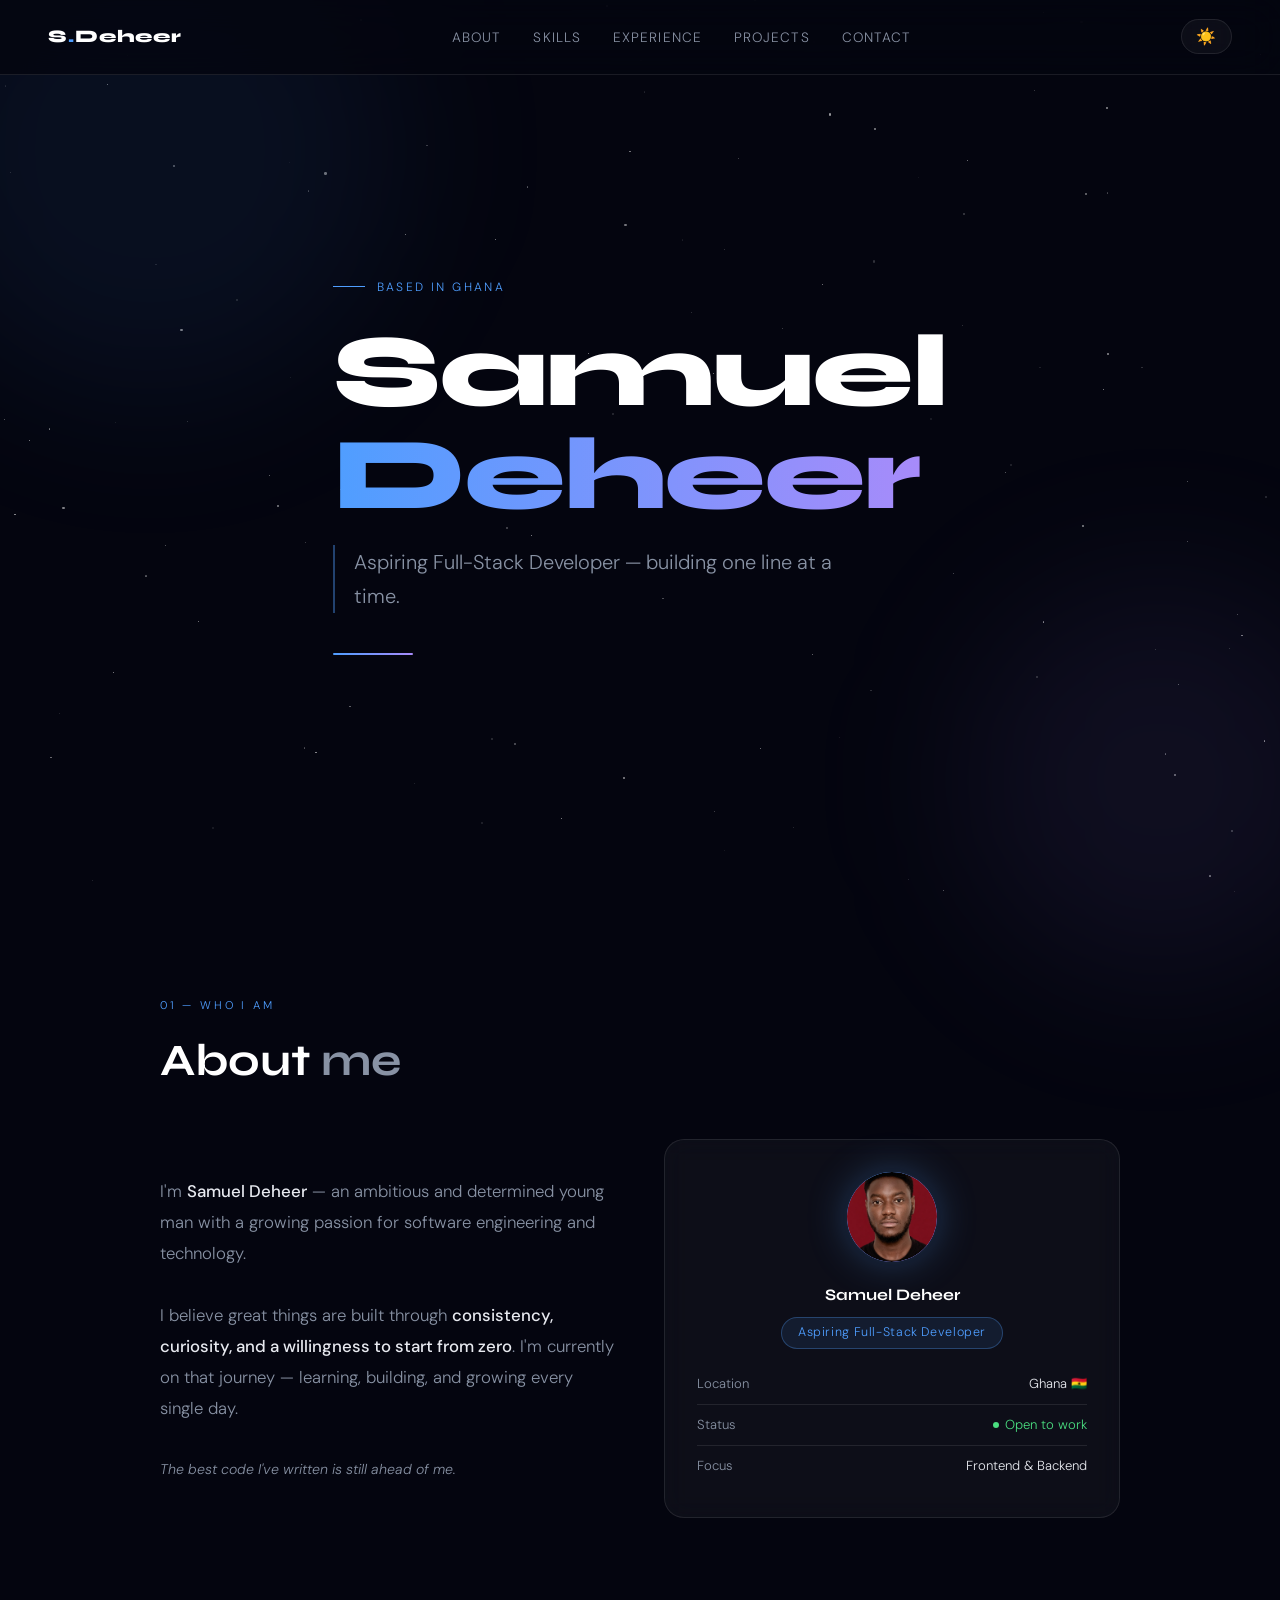
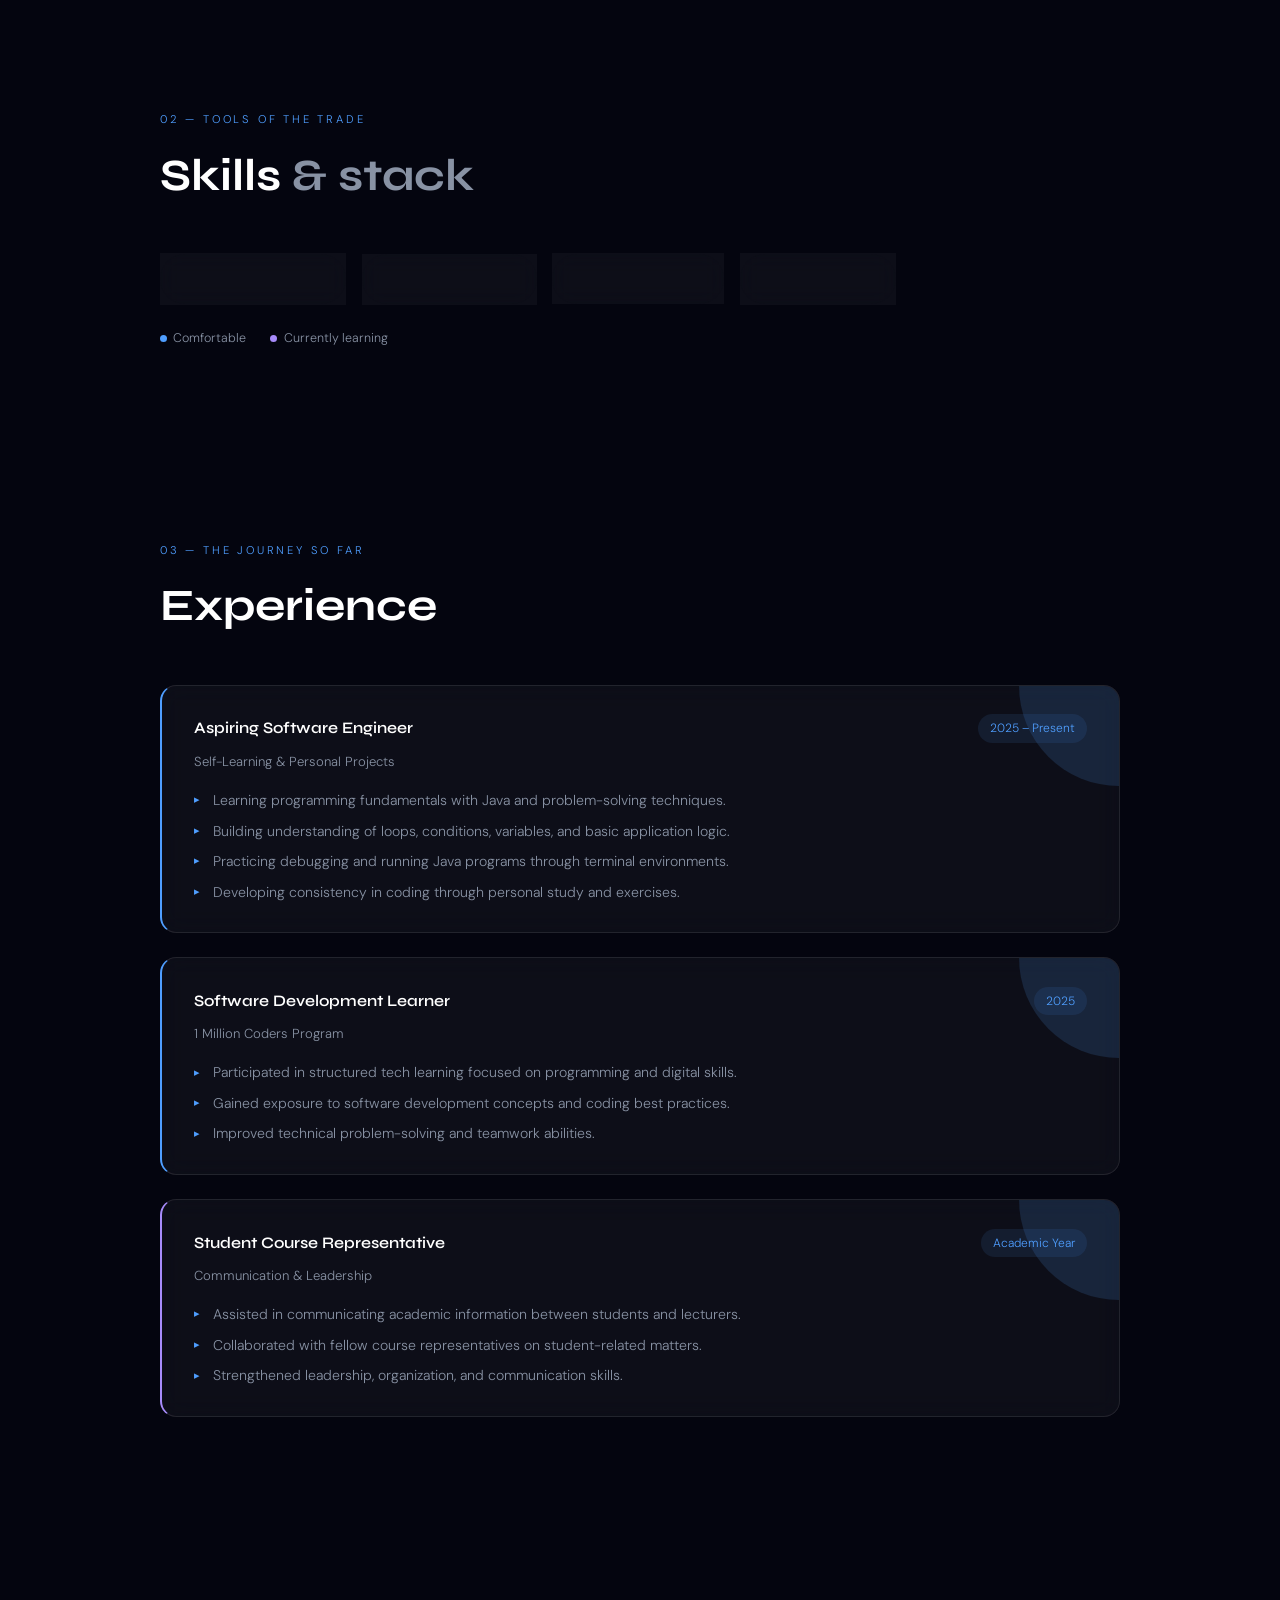
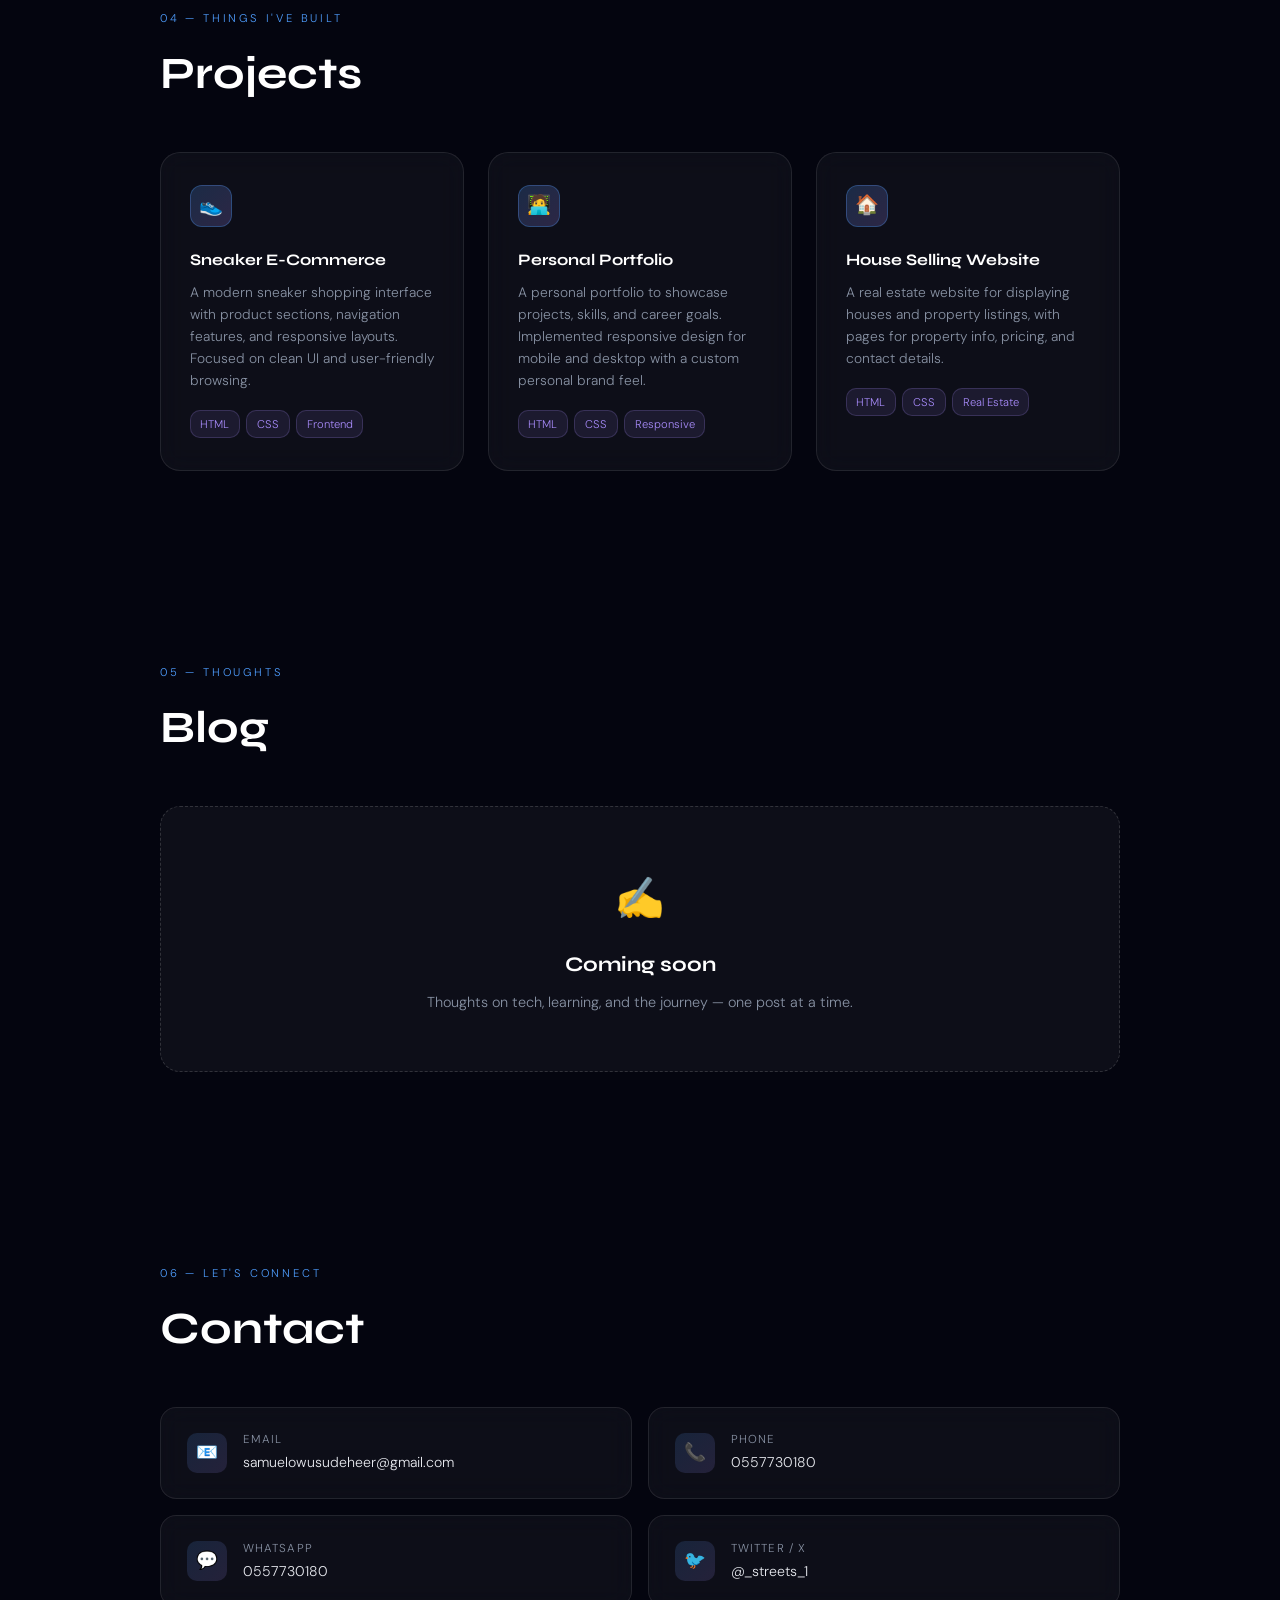
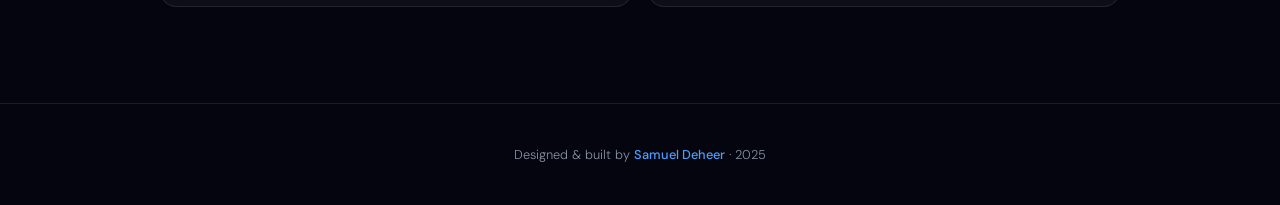
<file: Samuel Deheer.html>
<!DOCTYPE html>
<html lang="en">
<head>
  <meta charset="UTF-8" />
  <meta name="viewport" content="width=device-width, initial-scale=1.0"/>
  <title>Samuel Deheer — Portfolio</title>
  <link href="https://fonts.googleapis.com/css2?family=Syne:wght@400;600;700;800&family=DM+Sans:ital,wght@0,300;0,400;0,500;1,300&display=swap" rel="stylesheet"/>
  <style>
    * { margin: 0; padding: 0; box-sizing: border-box; }

    /* ── Dark mode (default) ── */
    :root {
      --bg: #04050f;
      --glass: rgba(255,255,255,0.04);
      --glass-border: rgba(255,255,255,0.09);
      --blue: #4f9eff;
      --purple: #a78bfa;
      --glow-blue: rgba(79,158,255,0.15);
      --glow-purple: rgba(167,139,250,0.15);
      --text: #e8eaf0;
      --muted: #8892a4;
      --accent-line: rgba(79,158,255,0.4);
      --nav-bg: rgba(4,5,15,0.8);
      --footer-border: rgba(255,255,255,0.09);
      --star-color: #fff;
    }

    /* ── Light mode ── */
    :root.light {
      --bg: #f0f4ff;
      --glass: rgba(255,255,255,0.6);
      --glass-border: rgba(79,158,255,0.18);
      --blue: #2563eb;
      --purple: #7c3aed;
      --glow-blue: rgba(37,99,235,0.10);
      --glow-purple: rgba(124,58,237,0.10);
      --text: #0f172a;
      --muted: #475569;
      --accent-line: rgba(37,99,235,0.4);
      --nav-bg: rgba(240,244,255,0.85);
      --footer-border: rgba(37,99,235,0.15);
      --star-color: #2563eb;
    }

    html { scroll-behavior: smooth; }

    body {
      background: var(--bg);
      color: var(--text);
      font-family: 'DM Sans', sans-serif;
      font-weight: 300;
      line-height: 1.7;
      overflow-x: hidden;
    }

    /* Stars */
    .stars { position: fixed; inset: 0; pointer-events: none; z-index: 0; overflow: hidden; }
    .star {
      position: absolute;
      border-radius: 50%;
      background: var(--star-color);
      animation: twinkle var(--d, 3s) ease-in-out infinite alternate;
    }
    @keyframes twinkle {
      0%   { opacity: 0.1; transform: scale(1); }
      100% { opacity: 0.8; transform: scale(1.4); }
    }

    /* Orbs */
    .orb { position: fixed; border-radius: 50%; filter: blur(80px); pointer-events: none; z-index: 0; }
    .orb-1 {
      width: 500px; height: 500px;
      background: rgba(79,158,255,0.07);
      top: -100px; left: -100px;
      animation: drift1 18s ease-in-out infinite alternate;
    }
    .orb-2 {
      width: 400px; height: 400px;
      background: rgba(167,139,250,0.07);
      bottom: -80px; right: -80px;
      animation: drift2 22s ease-in-out infinite alternate;
    }
    @keyframes drift1 { 0% { transform: translate(0,0); } 100% { transform: translate(60px,80px); } }
    @keyframes drift2 { 0% { transform: translate(0,0); } 100% { transform: translate(-60px,-60px); } }

    /* Nav */
    nav {
      position: fixed; top: 0; left: 0; right: 0; z-index: 100;
      display: flex; align-items: center; justify-content: space-between;
      padding: 1.2rem 3rem;
      background: var(--nav-bg);
      backdrop-filter: blur(20px);
      border-bottom: 0.5px solid var(--glass-border);
    }
    .nav-logo { font-family: 'Syne', sans-serif; font-weight: 800; font-size: 1.1rem; letter-spacing: 0.05em; color: #fff; }
    .nav-logo span { color: var(--blue); }
    .nav-links { display: flex; gap: 2rem; list-style: none; }
    .nav-links a { color: var(--muted); text-decoration: none; font-size: 0.85rem; letter-spacing: 0.08em; text-transform: uppercase; transition: color 0.3s; }
    .nav-links a:hover { color: var(--blue); }

    /* Sections */
    section { position: relative; z-index: 1; padding: 6rem 3rem; }
    .container { max-width: 960px; margin: 0 auto; }

    .section-tag { font-size: 0.7rem; letter-spacing: 0.25em; text-transform: uppercase; color: var(--blue); margin-bottom: 0.5rem; }
    .section-title { font-family: 'Syne', sans-serif; font-weight: 700; font-size: clamp(1.8rem,4vw,2.8rem); color: #fff; margin-bottom: 2.5rem; }
    .section-title span { color: var(--muted); }

    /* Hero */
    #hero {
      min-height: 100vh;
      display: flex; flex-direction: column; justify-content: center; align-items: flex-start;
      padding-top: 8rem;
    }
    .hero-eyebrow {
      font-size: 0.75rem; letter-spacing: 0.2em; text-transform: uppercase;
      color: var(--blue); margin-bottom: 1.5rem;
      display: flex; align-items: center; gap: 0.75rem;
    }
    .hero-eyebrow::before { content: ''; display: block; width: 32px; height: 1px; background: var(--blue); }
    .hero-name {
      font-family: 'Syne', sans-serif; font-weight: 800;
      font-size: clamp(3rem,8vw,6.5rem);
      line-height: 1.0; letter-spacing: -0.02em; color: #fff; margin-bottom: 1.2rem;
    }
    .hero-name .highlight {
      background: linear-gradient(90deg, var(--blue), var(--purple));
      -webkit-background-clip: text; -webkit-text-fill-color: transparent; background-clip: text;
    }
    .hero-tagline {
      font-size: clamp(1rem,2vw,1.25rem); color: var(--muted); font-weight: 300; max-width: 520px;
      border-left: 2px solid var(--accent-line); padding-left: 1.2rem; margin-top: 0.5rem;
    }
    .hero-line { width: 80px; height: 2px; background: linear-gradient(90deg,var(--blue),var(--purple)); margin-top: 2.5rem; border-radius: 2px; }

    /* About */
    .about-grid { display: grid; grid-template-columns: 1fr 1fr; gap: 3rem; align-items: center; }
    .about-text { font-size: 1.05rem; color: var(--muted); line-height: 1.85; }
    .about-text strong { color: var(--text); font-weight: 500; }
    .about-card {
      background: var(--glass); border: 0.5px solid var(--glass-border);
      border-radius: 20px; padding: 2rem; backdrop-filter: blur(12px); text-align: center;
    }
    .about-avatar {
      width: 90px; height: 90px; border-radius: 50%;
      background: linear-gradient(135deg, var(--blue), var(--purple));
      display: flex; align-items: center; justify-content: center;
      font-family: 'Syne', sans-serif; font-weight: 800; font-size: 1.8rem; color: #fff;
      margin: 0 auto 1.2rem;
      box-shadow: 0 0 40px rgba(79,158,255,0.3);
    }
    .about-badge {
      display: inline-block; padding: 0.3rem 1rem;
      background: rgba(79,158,255,0.1); border: 0.5px solid rgba(79,158,255,0.3);
      border-radius: 20px; font-size: 0.78rem; color: var(--blue); letter-spacing: 0.05em; margin-top: 0.5rem;
    }
    .about-info { margin-top: 1.5rem; display: flex; flex-direction: column; gap: 0.6rem; text-align: left; }
    .about-info-row { display: flex; justify-content: space-between; font-size: 0.82rem; border-bottom: 0.5px solid var(--glass-border); padding-bottom: 0.5rem; }
    .info-label { color: var(--muted); }
    .info-value { color: var(--text); }
    .status-open { color: #4ade80 !important; display: flex; align-items: center; gap: 0.4rem; }
    .status-dot { width: 6px; height: 6px; border-radius: 50%; background: #4ade80; display: inline-block; }

    /* Skills */
    .skills-grid { display: flex; flex-wrap: wrap; gap: 1rem; }
    .skill-badge {
      padding: 0.75rem 1.5rem;
      background: var(--glass); border: 0.5px solid var(--glass-border);
      border-radius: 50px; font-size: 0.9rem; color: var(--text);
      backdrop-filter: blur(10px); transition: all 0.3s ease;
      display: flex; align-items: center; gap: 0.6rem;
    }
    .skill-badge:hover { border-color: var(--blue); background: rgba(79,158,255,0.08); transform: translateY(-2px); }
    .dot { width: 7px; height: 7px; border-radius: 50%; display: inline-block; }
    .dot-pro { background: var(--blue); }
    .dot-learning { background: var(--purple); }
    .skill-level { font-size: 0.72rem; color: var(--muted); letter-spacing: 0.05em; }
    .skills-legend { margin-top: 1.5rem; display: flex; gap: 1.5rem; font-size: 0.78rem; color: var(--muted); }
    .skills-legend span { display: flex; align-items: center; gap: 0.4rem; }

    /* Experience */
    .exp-timeline { display: flex; flex-direction: column; gap: 1.5rem; }
    .exp-card {
      background: var(--glass); border: 0.5px solid var(--glass-border);
      border-left: 2px solid var(--blue); border-radius: 16px;
      padding: 1.8rem 2rem; backdrop-filter: blur(12px);
      transition: all 0.3s ease; position: relative; overflow: hidden;
    }
    .exp-card::before {
      content: ''; position: absolute; top: 0; right: 0;
      width: 200px; height: 200px; background: var(--glow-blue);
      border-radius: 50%; transform: translate(50%,-50%); pointer-events: none;
    }
    .exp-card:hover { border-left-color: var(--purple); transform: translateX(4px); }
    .exp-card:hover::before { background: var(--glow-purple); }
    .exp-card--purple { border-left-color: var(--purple); }
    .exp-header { display: flex; justify-content: space-between; align-items: flex-start; margin-bottom: 0.5rem; flex-wrap: wrap; gap: 0.5rem; }
    .exp-title { font-family: 'Syne', sans-serif; font-weight: 600; font-size: 1rem; color: #fff; }
    .exp-date { font-size: 0.75rem; color: var(--blue); background: rgba(79,158,255,0.1); padding: 0.25rem 0.75rem; border-radius: 20px; white-space: nowrap; }
    .exp-org { font-size: 0.82rem; color: var(--muted); margin-bottom: 1rem; }
    .exp-list { list-style: none; display: flex; flex-direction: column; gap: 0.5rem; }
    .exp-list li { font-size: 0.88rem; color: var(--muted); padding-left: 1.2rem; position: relative; line-height: 1.6; }
    .exp-list li::before { content: '▸'; position: absolute; left: 0; color: var(--blue); font-size: 0.7rem; top: 0.2em; }

    /* Projects */
    .projects-grid { display: grid; grid-template-columns: repeat(auto-fit,minmax(260px,1fr)); gap: 1.5rem; }
    .project-card {
      background: var(--glass); border: 0.5px solid var(--glass-border);
      border-radius: 20px; padding: 2rem 1.8rem; backdrop-filter: blur(12px);
      transition: all 0.35s ease; position: relative; overflow: hidden; cursor: default;
    }
    .project-card::after {
      content: ''; position: absolute; bottom: 0; left: 0; right: 0; height: 2px;
      background: linear-gradient(90deg,var(--blue),var(--purple));
      transform: scaleX(0); transform-origin: left; transition: transform 0.4s ease;
    }
    .project-card:hover { transform: translateY(-6px); border-color: rgba(255,255,255,0.15); }
    .project-card:hover::after { transform: scaleX(1); }
    .project-icon {
      width: 42px; height: 42px; border-radius: 12px;
      background: linear-gradient(135deg,rgba(79,158,255,0.2),rgba(167,139,250,0.2));
      border: 0.5px solid rgba(79,158,255,0.3);
      display: flex; align-items: center; justify-content: center;
      font-size: 1.2rem; margin-bottom: 1.2rem;
    }
    .project-name { font-family: 'Syne', sans-serif; font-weight: 700; font-size: 1rem; color: #fff; margin-bottom: 0.5rem; }
    .project-desc { font-size: 0.86rem; color: var(--muted); line-height: 1.6; }
    .project-tags { display: flex; flex-wrap: wrap; gap: 0.4rem; margin-top: 1.2rem; }
    .project-tag { font-size: 0.7rem; color: var(--purple); background: rgba(167,139,250,0.1); border: 0.5px solid rgba(167,139,250,0.2); padding: 0.2rem 0.6rem; border-radius: 10px; }

    /* Blog */
    .blog-placeholder { background: var(--glass); border: 0.5px dashed rgba(255,255,255,0.15); border-radius: 20px; padding: 3.5rem; text-align: center; }
    .blog-icon { font-size: 2.5rem; margin-bottom: 1rem; }
    .blog-title { font-family: 'Syne', sans-serif; font-weight: 700; font-size: 1.3rem; color: #fff; margin-bottom: 0.5rem; }
    .blog-sub { color: var(--muted); font-size: 0.9rem; }

    /* Contact */
    .contact-grid { display: grid; grid-template-columns: 1fr 1fr; gap: 1rem; }
    .contact-card {
      background: var(--glass); border: 0.5px solid var(--glass-border);
      border-radius: 16px; padding: 1.4rem 1.6rem; backdrop-filter: blur(12px);
      display: flex; align-items: center; gap: 1rem;
      text-decoration: none; color: inherit; transition: all 0.3s ease;
    }
    .contact-card:hover { border-color: var(--blue); background: rgba(79,158,255,0.07); transform: translateY(-2px); }
    .contact-icon {
      width: 40px; height: 40px; border-radius: 10px; flex-shrink: 0;
      background: linear-gradient(135deg,rgba(79,158,255,0.15),rgba(167,139,250,0.15));
      display: flex; align-items: center; justify-content: center; font-size: 1.1rem;
    }
    .contact-label { font-size: 0.72rem; color: var(--muted); text-transform: uppercase; letter-spacing: 0.1em; margin-bottom: 0.1rem; }
    .contact-value { font-size: 0.88rem; color: var(--text); }

    /* Footer */
    footer { position: relative; z-index: 1; text-align: center; padding: 2.5rem 3rem; border-top: 0.5px solid var(--footer-border); font-size: 0.8rem; color: var(--muted); }
    .footer-name { color: var(--blue); font-weight: 500; }

    /* Fade-in */
    .fade-in { opacity: 0; transform: translateY(28px); transition: opacity 0.7s ease, transform 0.7s ease; }
    .fade-in.visible { opacity: 1; transform: translateY(0); }

    /* Mobile */
    @media (max-width: 680px) {
      nav { padding: 1rem 1.5rem; }
      .nav-links { display: none; }
      section { padding: 5rem 1.5rem; }
      .about-grid { grid-template-columns: 1fr; }
      .contact-grid { grid-template-columns: 1fr; }
    }

    /* ── Light mode extra overrides ── */
    :root.light body { background: var(--bg); }
    :root.light .orb-1 { background: rgba(37,99,235,0.08); }
    :root.light .orb-2 { background: rgba(124,58,237,0.08); }
    :root.light .exp-card::before { background: rgba(37,99,235,0.06); }
    :root.light .hero-name { color: #0f172a; }
    :root.light .section-title { color: #0f172a; }
    :root.light .exp-title { color: #0f172a; }
    :root.light .project-name { color: #0f172a; }
    :root.light .blog-title { color: #0f172a; }
    :root.light .about-badge { background: rgba(37,99,235,0.08); }
    :root.light .exp-date { background: rgba(37,99,235,0.08); }
    :root.light .project-tag { background: rgba(124,58,237,0.08); }
    :root.light nav { box-shadow: 0 1px 20px rgba(37,99,235,0.08); }
    :root.light .skill-badge:hover { background: rgba(37,99,235,0.06); }
    :root.light .contact-card:hover { background: rgba(37,99,235,0.06); }

    /* ── Theme Toggle Button ── */
    .theme-toggle {
      background: var(--glass);
      border: 0.5px solid var(--glass-border);
      border-radius: 50px;
      padding: 0.45rem 0.9rem;
      cursor: pointer;
      font-size: 1rem;
      display: flex; align-items: center; justify-content: center;
      transition: all 0.3s ease;
      backdrop-filter: blur(10px);
    }
    .theme-toggle:hover {
      border-color: var(--blue);
      background: rgba(79,158,255,0.08);
      transform: scale(1.05);
    }
  </style>
</head>
<body>

  <div class="stars" id="stars"></div>
  <div class="orb orb-1"></div>
  <div class="orb orb-2"></div>

  <nav>
    <div class="nav-logo">S<span>.</span>Deheer</div>
    <ul class="nav-links">
      <li><a href="#about">About</a></li>
      <li><a href="#skills">Skills</a></li>
      <li><a href="#experience">Experience</a></li>
      <li><a href="#projects">Projects</a></li>
      <li><a href="#contact">Contact</a></li>
    </ul>
    <button class="theme-toggle" id="themeToggle" aria-label="Toggle theme">
      <span class="toggle-icon">☀️</span>
    </button>
  </nav>

  <!-- HERO -->
  <section id="hero">
    <div class="container">
      <div class="hero-eyebrow fade-in">Based in Ghana</div>
      <h1 class="hero-name fade-in">Samuel<br><span class="highlight">Deheer</span></h1>
      <p class="hero-tagline fade-in">Aspiring Full-Stack Developer — building one line at a time.</p>
      <div class="hero-line fade-in"></div>
    </div>
  </section>

  <!-- ABOUT -->
  <section id="about">
    <div class="container">
      <div class="section-tag fade-in">01 — Who I am</div>
      <h2 class="section-title fade-in">About <span>me</span></h2>
      <div class="about-grid">
        <div class="about-text fade-in">
          <p>I'm <strong>Samuel Deheer</strong> — an ambitious and determined young man with a growing passion for software engineering and technology.</p>
          <br/>
          <p>I believe great things are built through <strong>consistency, curiosity, and a willingness to start from zero</strong>. I'm currently on that journey — learning, building, and growing every single day.</p>
          <br/>
          <p style="color:#8892a4;font-size:0.88rem;font-style:italic;">The best code I've written is still ahead of me.</p>
        </div>
        <div class="about-card fade-in">
          <div class="about-avatar" style="padding:0;overflow:hidden;"><img src="[data-uri]" alt="Samuel Deheer" style="width:100%;height:100%;object-fit:cover;border-radius:50%;" /></div>
          <div style="font-family:'Syne',sans-serif;font-weight:700;font-size:1rem;color:#fff;">Samuel Deheer</div>
          <div class="about-badge">Aspiring Full-Stack Developer</div>
          <div class="about-info">
            <div class="about-info-row"><span class="info-label">Location</span><span class="info-value">Ghana 🇬🇭</span></div>
            <div class="about-info-row"><span class="info-label">Status</span><span class="status-open"><span class="status-dot"></span>Open to work</span></div>
            <div class="about-info-row" style="border-bottom:none;"><span class="info-label">Focus</span><span class="info-value">Frontend & Backend</span></div>
          </div>
        </div>
      </div>
    </div>
  </section>

  <!-- SKILLS -->
  <section id="skills">
    <div class="container">
      <div class="section-tag fade-in">02 — Tools of the trade</div>
      <h2 class="section-title fade-in">Skills <span>& stack</span></h2>
      <div class="skills-grid fade-in">
        <div class="skill-badge"><span class="dot dot-pro"></span> HTML <span class="skill-level">Comfortable</span></div>
        <div class="skill-badge"><span class="dot dot-pro"></span> CSS <span class="skill-level">Comfortable</span></div>
        <div class="skill-badge"><span class="dot dot-learning"></span> Python <span class="skill-level">Learning</span></div>
        <div class="skill-badge"><span class="dot dot-learning"></span> Java <span class="skill-level">Learning</span></div>
      </div>
      <div class="skills-legend fade-in">
        <span><span class="dot dot-pro"></span> Comfortable</span>
        <span><span class="dot dot-learning"></span> Currently learning</span>
      </div>
    </div>
  </section>

  <!-- EXPERIENCE -->
  <section id="experience">
    <div class="container">
      <div class="section-tag fade-in">03 — The journey so far</div>
      <h2 class="section-title fade-in">Experience</h2>
      <div class="exp-timeline">

        <div class="exp-card fade-in">
          <div class="exp-header">
            <div class="exp-title">Aspiring Software Engineer</div>
            <div class="exp-date">2025 – Present</div>
          </div>
          <div class="exp-org">Self-Learning & Personal Projects</div>
          <ul class="exp-list">
            <li>Learning programming fundamentals with Java and problem-solving techniques.</li>
            <li>Building understanding of loops, conditions, variables, and basic application logic.</li>
            <li>Practicing debugging and running Java programs through terminal environments.</li>
            <li>Developing consistency in coding through personal study and exercises.</li>
          </ul>
        </div>

        <div class="exp-card fade-in">
          <div class="exp-header">
            <div class="exp-title">Software Development Learner</div>
            <div class="exp-date">2025</div>
          </div>
          <div class="exp-org">1 Million Coders Program</div>
          <ul class="exp-list">
            <li>Participated in structured tech learning focused on programming and digital skills.</li>
            <li>Gained exposure to software development concepts and coding best practices.</li>
            <li>Improved technical problem-solving and teamwork abilities.</li>
          </ul>
        </div>

        <div class="exp-card exp-card--purple fade-in">
          <div class="exp-header">
            <div class="exp-title">Student Course Representative</div>
            <div class="exp-date">Academic Year</div>
          </div>
          <div class="exp-org">Communication & Leadership</div>
          <ul class="exp-list">
            <li>Assisted in communicating academic information between students and lecturers.</li>
            <li>Collaborated with fellow course representatives on student-related matters.</li>
            <li>Strengthened leadership, organization, and communication skills.</li>
          </ul>
        </div>

      </div>
    </div>
  </section>

  <!-- PROJECTS -->
  <section id="projects">
    <div class="container">
      <div class="section-tag fade-in">04 — Things I've built</div>
      <h2 class="section-title fade-in">Projects</h2>
      <div class="projects-grid">

        <div class="project-card fade-in">
          <div class="project-icon">👟</div>
          <div class="project-name">Sneaker E-Commerce</div>
          <div class="project-desc">A modern sneaker shopping interface with product sections, navigation features, and responsive layouts. Focused on clean UI and user-friendly browsing.</div>
          <div class="project-tags">
            <span class="project-tag">HTML</span>
            <span class="project-tag">CSS</span>
            <span class="project-tag">Frontend</span>
          </div>
        </div>

        <div class="project-card fade-in">
          <div class="project-icon">🧑‍💻</div>
          <div class="project-name">Personal Portfolio</div>
          <div class="project-desc">A personal portfolio to showcase projects, skills, and career goals. Implemented responsive design for mobile and desktop with a custom personal brand feel.</div>
          <div class="project-tags">
            <span class="project-tag">HTML</span>
            <span class="project-tag">CSS</span>
            <span class="project-tag">Responsive</span>
          </div>
        </div>

        <div class="project-card fade-in">
          <div class="project-icon">🏠</div>
          <div class="project-name">House Selling Website</div>
          <div class="project-desc">A real estate website for displaying houses and property listings, with pages for property info, pricing, and contact details.</div>
          <div class="project-tags">
            <span class="project-tag">HTML</span>
            <span class="project-tag">CSS</span>
            <span class="project-tag">Real Estate</span>
          </div>
        </div>

      </div>
    </div>
  </section>

  <!-- BLOG -->
  <section id="blog">
    <div class="container">
      <div class="section-tag fade-in">05 — Thoughts</div>
      <h2 class="section-title fade-in">Blog</h2>
      <div class="blog-placeholder fade-in">
        <div class="blog-icon">✍️</div>
        <div class="blog-title">Coming soon</div>
        <div class="blog-sub">Thoughts on tech, learning, and the journey — one post at a time.</div>
      </div>
    </div>
  </section>

  <!-- CONTACT -->
  <section id="contact">
    <div class="container">
      <div class="section-tag fade-in">06 — Let's connect</div>
      <h2 class="section-title fade-in">Contact</h2>
      <div class="contact-grid fade-in">
        <a class="contact-card" href="mailto:samuelowusudeheer@gmail.com">
          <div class="contact-icon">📧</div>
          <div><div class="contact-label">Email</div><div class="contact-value">samuelowusudeheer@gmail.com</div></div>
        </a>
        <a class="contact-card" href="tel:+233557730180">
          <div class="contact-icon">📞</div>
          <div><div class="contact-label">Phone</div><div class="contact-value">0557730180</div></div>
        </a>
        <a class="contact-card" href="https://wa.me/233557730180" target="_blank" rel="noopener">
          <div class="contact-icon">💬</div>
          <div><div class="contact-label">WhatsApp</div><div class="contact-value">0557730180</div></div>
        </a>
        <a class="contact-card" href="https://twitter.com/_streets_1" target="_blank" rel="noopener">
          <div class="contact-icon">🐦</div>
          <div><div class="contact-label">Twitter / X</div><div class="contact-value">@_streets_1</div></div>
        </a>
      </div>
    </div>
  </section>

  <footer>
    <p>Designed & built by <strong class="footer-name">Samuel Deheer</strong> · 2025</p>
  </footer>

  <script>
    // ── Theme Toggle ──
    const root = document.documentElement;
    const toggleBtn = document.getElementById('themeToggle');
    const icon = toggleBtn.querySelector('.toggle-icon');

    // Load saved preference
    if (localStorage.getItem('theme') === 'light') {
      root.classList.add('light');
      icon.textContent = '🌙';
    }

    toggleBtn.addEventListener('click', () => {
      root.classList.toggle('light');
      const isLight = root.classList.contains('light');
      icon.textContent = isLight ? '🌙' : '☀️';
      localStorage.setItem('theme', isLight ? 'light' : 'dark');
    });

    // Stars
    const starsEl = document.getElementById('stars');
    for (let i = 0; i < 120; i++) {
      const s = document.createElement('div');
      s.className = 'star';
      const size = Math.random() * 2 + 0.5;
      s.style.cssText = `width:${size}px;height:${size}px;top:${Math.random()*100}%;left:${Math.random()*100}%;--d:${2+Math.random()*4}s;opacity:${Math.random()*0.5+0.1};animation-delay:${Math.random()*4}s;`;
      starsEl.appendChild(s);
    }

    // Fade-in on scroll
    const observer = new IntersectionObserver((entries) => {
      entries.forEach(e => { if (e.isIntersecting) e.target.classList.add('visible'); });
    }, { threshold: 0.12 });

    document.querySelectorAll('.fade-in').forEach((el, i) => {
      el.style.transitionDelay = `${(i % 4) * 0.08}s`;
      observer.observe(el);
    });
  </script>

</body>
</html>
</file>
